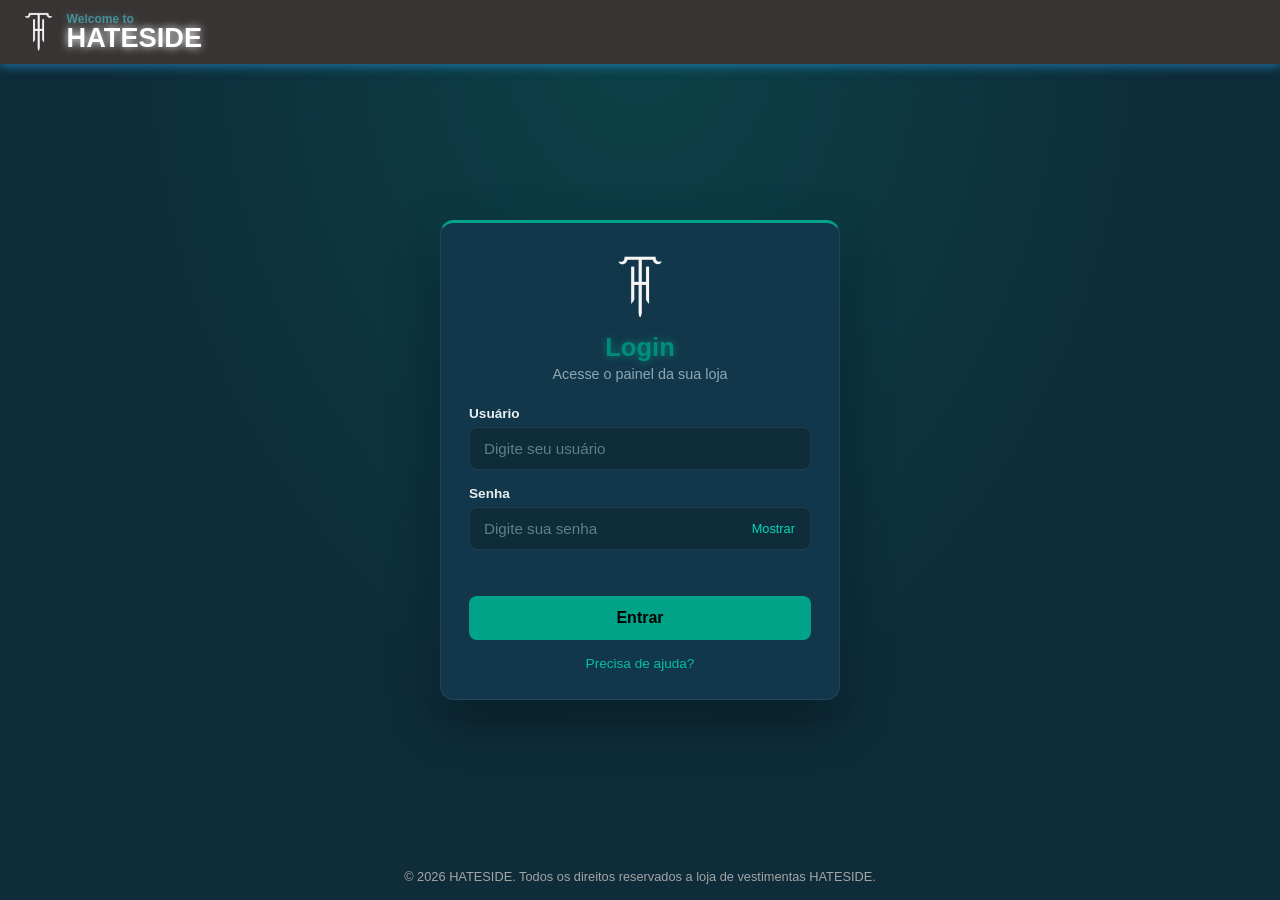
<file: index.html>
<!DOCTYPE html>
<html lang="pt-BR">
<head>
    <meta charset="UTF-8">
    <meta name="viewport" content="width=device-width, initial-scale=1.0">
    <title>HATESIDE | Login</title>
    <link rel="stylesheet" href="static/css/all.css">
    <link rel="stylesheet" href="static/css/login.css">
</head>
<body>
    <header class="topbar">
        <div class="brand">
            <img src="static/img/logo.png" alt="HATESIDE" class="logo">
            <div class="brand-text">
                <h3>Welcome to</h3>
                <h1>HATESIDE</h1>
            </div>
        </div>
    </header>
 
    <main class="login-form">
        <div class="rodacabeca">
            <img src="static/img/logo.png" alt="" class="logo-grande">
            <h2>Login</h2>
            <p>Acesse o painel da sua loja</p>
        </div>
 
        <form id="loginForm" action="#" method="post" class="formlabel" novalidate>
            <div class="campo">
                <label for="username">Usuário</label>
                <input class="form-control" type="text" id="username" name="username"
                    placeholder="Digite seu usuário" autocomplete="username" required>
            </div>
 
            <div class="campo">
                <label for="password">Senha</label>
                <div class="senha-wrap">
                    <input class="form-control" type="password" id="password" name="password"
                        placeholder="Digite sua senha" autocomplete="current-password" required>
                    <button type="button" id="toggleSenha" class="toggle" aria-label="Mostrar senha">Mostrar</button>
                </div>
            </div>
 
            <p id="mensagem" class="mensagem" role="alert"></p>
 
            <button type="submit" id="login" class="btn-login">Entrar</button>
            <a href="#" class="ajuda">Precisa de ajuda?</a>
        </form>
    </main>
 
    <footer>
        &copy; 2026 HATESIDE. Todos os direitos reservados a loja de vestimentas HATESIDE.
    </footer>
 
    <script src="static/js/login.js"></script>
</body>
</html>
</file>
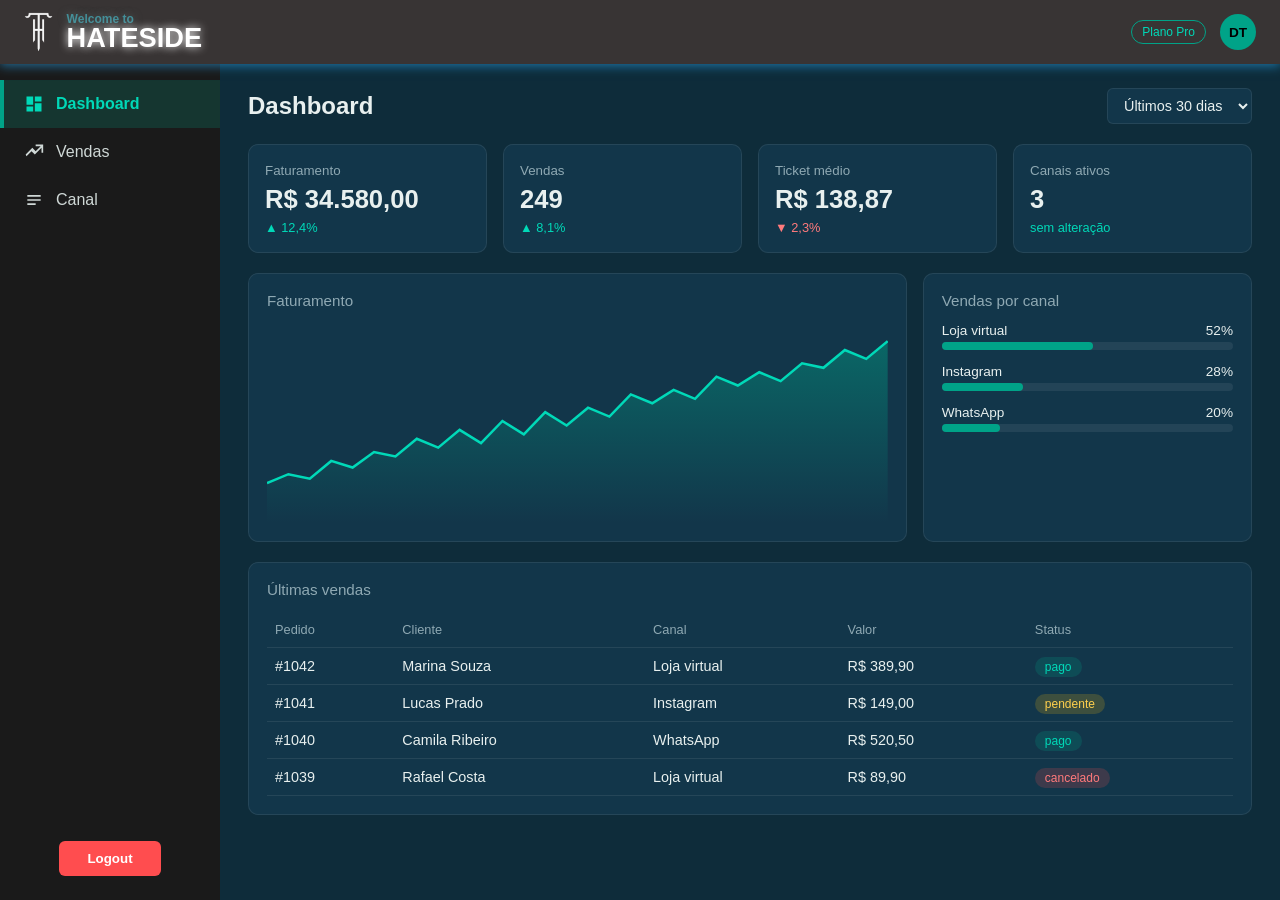
<file: templates/home.html>
<!DOCTYPE html>
<html lang="pt-BR">
<head>
    <meta charset="UTF-8">
    <meta name="viewport" content="width=device-width, initial-scale=1.0">
    <title>HATESIDE | Dashboard</title>
    <link rel="stylesheet" href="../static/css/all.css">
    <link rel="stylesheet" href="../static/css/home.css">
</head>
<body>
    <header class="topbar">
        <div class="brand">
            <img src="../static/img/logo.png" alt="HATESIDE" class="logo">
            <div class="brand-text">
                <h3>Welcome to</h3>
                <h1>HATESIDE</h1>
            </div>
        </div>
        <div class="top-actions">
            <span class="plan">Plano Pro</span>
            <div class="avatar">DT</div>
        </div>
    </header>

    <aside class="sidebar">
        <ul>
            <li class="selecionado"><a href="#" data-view="dashboard">
                <svg viewBox="0 0 24 24"><path d="M3 13h8V3H3v10zm0 8h8v-6H3v6zm10 0h8V11h-8v10zm0-18v6h8V3h-8z"/></svg>
                <span>Dashboard</span></a></li>
            <li><a href="#" data-view="vendas">
                <svg viewBox="0 0 24 24"><path d="M3 17l6-6 4 4 8-8v6h2V3h-9v2h6l-6 6-4-4-8 8z"/></svg>
                <span>Vendas</span></a></li>
            <li><a href="#" data-view="canal">
                <svg viewBox="0 0 24 24"><path d="M4 6h16v2H4zm0 5h16v2H4zm0 5h10v2H4z"/></svg>
                <span>Canal</span></a></li>
        </ul>
        <button id="sair" class="sair">Logout</button>
    </aside>

    <main class="content">

        <!-- DASHBOARD -->
        <section id="dashboard" class="view">
            <div class="page-head">
                <h2>Dashboard</h2>
                <select id="periodo">
                    <option value="7">Últimos 7 dias</option>
                    <option value="30" selected>Últimos 30 dias</option>
                </select>
            </div>

            <div class="kpis" id="kpis"></div>

            <div class="grid-2">
                <div class="card">
                    <h4>Faturamento</h4>
                    <div id="chart"></div>
                </div>
                <div class="card">
                    <h4>Vendas por canal</h4>
                    <div id="canais-bar"></div>
                </div>
            </div>

            <div class="card">
                <h4>Últimas vendas</h4>
                <table><thead><tr><th>Pedido</th><th>Cliente</th><th>Canal</th><th>Valor</th><th>Status</th></tr></thead>
                <tbody id="tb-recentes"></tbody></table>
            </div>
        </section>

        <!-- VENDAS -->
        <section id="vendas" class="view hidden">
            <div class="page-head">
                <h2>Vendas</h2>
                <input id="busca" type="search" placeholder="Buscar cliente ou pedido...">
            </div>
            <div class="card">
                <table><thead><tr><th>Pedido</th><th>Cliente</th><th>Canal</th><th>Valor</th><th>Status</th></tr></thead>
                <tbody id="tb-vendas"></tbody></table>
            </div>
        </section>

        <!-- CANAL -->
        <section id="canal" class="view hidden">
            <div class="page-head"><h2>Canal</h2></div>
            <div class="canais" id="canais-cards"></div>
        </section>

    </main>

    <script src="../static/js/home.js"></script>
</body>
</html>
</file>
<file: static/css/all.css>
/* all.css - estilos compartilhados (variáveis + topbar) */

:root {
    --bg: rgb(14, 44, 58);
    --card: #12364a;
    --topbar: #383434;
    --sidebar: #1a1a1a;
    --teal: #00a388;
    --teal-light: #00d9b8;
    --text: #e8f0ef;
    --muted: #8fa9b3;
    --border: rgba(255, 255, 255, 0.08);
}

* { box-sizing: border-box; }

/* ---------- TOPBAR ---------- */
.topbar {
    position: fixed; top: 0; left: 0; width: 100%; height: 64px;
    z-index: 100;
    display: flex; align-items: center; justify-content: space-between;
    padding: 0 24px;
    background: var(--topbar);
    box-shadow: 0 2px 10px rgba(45, 178, 255, 0.534);
}
.brand { display: flex; align-items: center; gap: 14px; }
.logo { height: 40px; width: auto; }
.brand-text h3 {
    margin: 0 0 -2px; font-size: 0.75rem; color: #4adff380;
    text-shadow: 0 0 8px #667976b9;
}
.brand-text h1 {
    margin: 0; font-size: 1.7rem; color: #ffffff;
    text-shadow: 0 0 8px #ffffff; line-height: 1;
}
.top-actions { display: flex; align-items: center; gap: 14px; }
.plan {
    font-size: 0.75rem; padding: 4px 10px; border-radius: 20px;
    border: 1px solid var(--teal); color: var(--teal-light);
}
.avatar {
    width: 36px; height: 36px; border-radius: 50%;
    background: var(--teal); color: #000; font-weight: bold;
    display: grid; place-items: center; font-size: 0.85rem;
}

/* ---------- RESPONSIVO (topbar) ---------- */
@media (max-width: 800px) {
    .brand-text h1 { font-size: 1.3rem; }
    .plan { display: none; }
}
</file>
<file: static/css/login.css>
body {
    margin: 0;
    min-height: 100vh;
    display: flex;
    justify-content: center;
    align-items: center;
    padding: 84px 16px 64px;
    background:
        radial-gradient(ellipse at 50% 0%, rgba(0, 163, 136, 0.18), transparent 60%),
        var(--bg);
    color: var(--text);
    font-family: Arial, Helvetica, sans-serif;
}
 
/* ---------- CARD ---------- */
.login-form {
    width: 100%;
    max-width: 400px;
    padding: 32px 28px 28px;
    background: var(--card);
    border: 1px solid var(--border);
    border-top: 3px solid var(--teal);
    border-radius: 14px;
    box-shadow: 0 20px 50px rgba(0, 0, 0, 0.35), 0 0 30px rgba(0, 163, 136, 0.08);
}
 
.rodacabeca { text-align: center; margin-bottom: 24px; }
.logo-grande { height: 64px; width: auto; margin-bottom: 10px; }
.rodacabeca h2 {
    margin: 0 0 4px;
    font-size: 1.6rem;
    color: #00a388b9;
    text-shadow: 0 0 8px #00a388b9;
}
.rodacabeca p { margin: 0; color: var(--muted); font-size: 0.9rem; }
 
/* ---------- FORM ---------- */
.formlabel { display: flex; flex-direction: column; gap: 16px; }
.campo { display: flex; flex-direction: column; gap: 6px; }
 
.campo label {
    color: var(--text);
    font-size: 0.85rem;
    font-weight: bold;
}
 
.form-control {
    width: 100%;
    padding: 12px 14px;
    background: rgb(14, 44, 58);
    color: var(--text);
    border: 1px solid var(--border);
    border-radius: 8px;
    font-size: 0.95rem;
    outline: none;
    transition: border-color 0.2s, box-shadow 0.2s;
}
.form-control::placeholder { color: #5f7f8c; }
.form-control:focus {
    border-color: var(--teal);
    box-shadow: 0 0 0 3px rgba(0, 163, 136, 0.25);
}
 
.senha-wrap { position: relative; }
.senha-wrap .form-control { padding-right: 78px; }
.toggle {
    position: absolute; right: 8px; top: 50%; transform: translateY(-50%);
    background: none; border: none; cursor: pointer;
    color: var(--teal-light); font-size: 0.8rem; padding: 6px 8px;
}
.toggle:hover { text-decoration: underline; }
 
.mensagem {
    margin: 0;
    min-height: 1.1em;
    color: #ff7a7c;
    font-size: 0.85rem;
    text-align: center;
}
 
.btn-login {
    padding: 13px 16px;
    background: var(--teal);
    color: #000;
    border: none;
    border-radius: 8px;
    font-size: 1rem;
    font-weight: bold;
    cursor: pointer;
    transition: transform 0.2s, opacity 0.2s, box-shadow 0.2s;
}
.btn-login:hover {
    opacity: 0.92;
    transform: translateY(-1px);
    box-shadow: 0 6px 18px rgba(0, 163, 136, 0.35);
}
.btn-login:active { transform: translateY(0); }
.btn-login:disabled { opacity: 0.6; cursor: wait; transform: none; }
 
.ajuda {
    text-align: center;
    color: var(--teal-light);
    text-decoration: none;
    font-size: 0.85rem;
    opacity: 0.85;
}
.ajuda:hover { text-decoration: underline; opacity: 1; }
 
.erro { animation: tremer 0.35s; }
@keyframes tremer {
    0%, 100% { transform: translateX(0); }
    25% { transform: translateX(-6px); }
    75% { transform: translateX(6px); }
}
 
/* ---------- FOOTER ---------- */
footer {
    position: fixed; bottom: 0; left: 0; width: 100%;
    padding: 16px;
    text-align: center;
    font-size: 0.8rem;
    color: #a5a5a5;
}
 
@media (max-width: 480px) {
    .login-form { padding: 24px 18px; }
    footer { font-size: 0.7rem; }
}
</file>
<file: static/css/home.css>
/* home.css - body e layout da página home (carregar depois do all.css) */

body {
    margin: 0;
    background: var(--bg);
    color: var(--text);
    font-family: Arial, Helvetica, sans-serif;
}

/* ---------- SIDEBAR ---------- */
.sidebar {
    position: fixed; top: 64px; left: 0; bottom: 0; width: 220px;
    background: var(--sidebar);
    display: flex; flex-direction: column; justify-content: space-between;
    padding: 16px 0 24px;
    z-index: 90;
}
.sidebar ul { list-style: none; margin: 0; padding: 0; }
.sidebar ul li a {
    display: flex; align-items: center; gap: 12px;
    padding: 14px 20px;
    color: #cfd8d6; text-decoration: none;
    border-left: 4px solid transparent;
    transition: background-color 0.2s, color 0.2s;
}
.sidebar svg { width: 20px; height: 20px; fill: currentColor; flex-shrink: 0; }
.sidebar ul li a:hover { background: rgba(0, 163, 136, 0.12); color: #fff; }
.sidebar ul li.selecionado a {
    background: rgba(0, 163, 136, 0.2);
    border-left-color: var(--teal);
    color: var(--teal-light);
    font-weight: bold;
}
.sair {
    align-self: center;
    padding: 10px 28px; border: none; border-radius: 6px;
    background: #ff4d4f; color: #fff; font-weight: bold; cursor: pointer;
    transition: opacity 0.2s, transform 0.2s;
}
.sair:hover { opacity: 0.9; transform: translateY(-1px); }

/* ---------- CONTEÚDO ---------- */
.content { margin-left: 220px; padding: 88px 28px 32px; }
.hidden { display: none; }
.page-head { display: flex; justify-content: space-between; align-items: center; margin-bottom: 20px; }
.page-head h2 { margin: 0; font-size: 1.5rem; }
select, input[type="search"] {
    background: var(--card); color: var(--text);
    border: 1px solid var(--border); border-radius: 6px;
    padding: 8px 12px; font-size: 0.9rem;
}

.card {
    background: var(--card); border: 1px solid var(--border);
    border-radius: 10px; padding: 18px; margin-bottom: 20px;
}
.card h4 { margin: 0 0 14px; font-size: 0.95rem; color: var(--muted); font-weight: normal; }

.kpis { display: grid; grid-template-columns: repeat(auto-fit, minmax(190px, 1fr)); gap: 16px; margin-bottom: 20px; }
.kpi { background: var(--card); border: 1px solid var(--border); border-radius: 10px; padding: 16px; }
.kpi small { color: var(--muted); }
.kpi strong { display: block; font-size: 1.6rem; margin: 6px 0 4px; }
.up { color: var(--teal-light); font-size: 0.8rem; }
.down { color: #ff7a7c; font-size: 0.8rem; }

.grid-2 { display: grid; grid-template-columns: 2fr 1fr; gap: 16px; }

#chart svg { width: 100%; height: 200px; display: block; }

.bar-row { margin-bottom: 14px; font-size: 0.85rem; }
.bar-row div:first-child { display: flex; justify-content: space-between; margin-bottom: 4px; }
.bar-bg { background: rgba(255, 255, 255, 0.07); border-radius: 4px; height: 8px; }
.bar-fill { background: var(--teal); height: 100%; border-radius: 4px; }

table { width: 100%; border-collapse: collapse; font-size: 0.9rem; }
th, td { text-align: left; padding: 10px 8px; border-bottom: 1px solid var(--border); }
th { color: var(--muted); font-weight: normal; font-size: 0.8rem; }
.tag { padding: 3px 10px; border-radius: 20px; font-size: 0.75rem; }
.tag.pago { background: rgba(0, 163, 136, 0.2); color: var(--teal-light); }
.tag.pendente { background: rgba(255, 193, 7, 0.18); color: #ffd04d; }
.tag.cancelado { background: rgba(255, 77, 79, 0.18); color: #ff7a7c; }

.canais { display: grid; grid-template-columns: repeat(auto-fit, minmax(240px, 1fr)); gap: 16px; }
.canal-card { background: var(--card); border: 1px solid var(--border); border-radius: 10px; padding: 18px; }
.canal-card h4 { margin: 0 0 4px; font-size: 1.1rem; }
.canal-card p { margin: 0 0 14px; color: var(--muted); font-size: 0.85rem; }
.canal-card .num { font-size: 1.4rem; font-weight: bold; }

/* ---------- RESPONSIVO ---------- */
@media (max-width: 800px) {
    .sidebar { width: 64px; }
    .sidebar ul li a span { display: none; }
    .sidebar ul li a { justify-content: center; padding: 14px 0; }
    .sair { padding: 8px 10px; font-size: 0.7rem; }
    .content { margin-left: 64px; padding: 84px 14px 24px; }
    .grid-2 { grid-template-columns: 1fr; }
}
</file>
